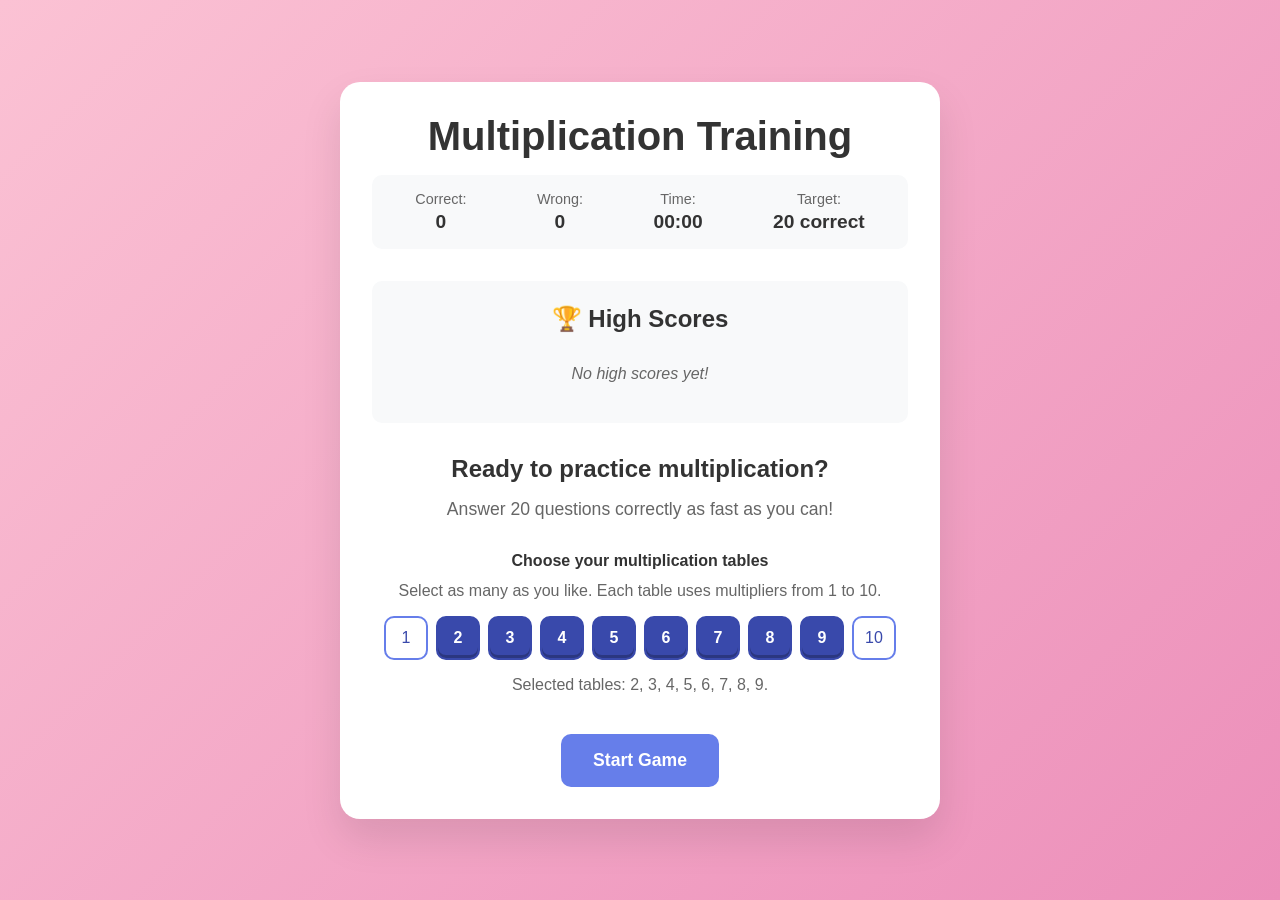
<file: index.html>
<!DOCTYPE html>
<html lang="en">
<head>
    <meta charset="UTF-8">
    <meta name="viewport" content="width=device-width, initial-scale=1.0">
    <title>Multiplication Training Game</title>
    <link rel="stylesheet" href="style.css">
</head>
<body>
    <div class="container">
        <header>
            <h1>Multiplication Training</h1>
            <div class="stats">
                <div class="stat">
                    <span class="label">Correct:</span>
                    <span id="correct-count">0</span>
                </div>
                <div class="stat">
                    <span class="label">Wrong:</span>
                    <span id="wrong-count">0</span>
                </div>
                <div class="stat">
                    <span class="label">Time:</span>
                    <span id="timer">00:00</span>
                </div>
                <div class="stat">
                    <span class="label">Target:</span>
                    <span>20 correct</span>
                </div>
            </div>
        </header>

        <main id="game-area">
            <div id="start-screen">
                <div class="highscores-section">
                    <h3>🏆 High Scores</h3>
                    <ol id="highscores-list" class="highscores-list">
                        <li class="no-scores">No high scores yet!</li>
                    </ol>
                </div>
                
                <h2>Ready to practice multiplication?</h2>
                <p>Answer 20 questions correctly as fast as you can!</p>
                <fieldset class="table-selection" aria-describedby="table-selection-help">
                    <legend>Choose your multiplication tables</legend>
                    <p id="table-selection-help">Select as many as you like. Each table uses multipliers from 1 to 10.</p>
                    <div id="table-options" class="table-options"></div>
                    <p id="table-selection-status" role="status" aria-live="polite"></p>
                </fieldset>
                <button id="start-btn" class="btn primary">Start Game</button>
            </div>

            <div id="game-screen" class="hidden">
                <div class="question-container">
                    <div class="question" id="question">
                        <span id="num1">7</span>
                        <span class="operator">×</span>
                        <span id="num2">8</span>
                        <span class="equals">=</span>
                        <input type="number" id="answer-input" placeholder="?" autofocus>
                    </div>
                </div>
                
                <div class="controls">
                    <div class="action-buttons">
                        <button id="submit-btn" class="btn primary">Submit</button>
                        <button id="skip-btn" class="btn secondary">Skip</button>
                    </div>
                    <div id="feedback" class="feedback" role="status" aria-atomic="true"></div>
                </div>
            </div>

            <div id="end-screen" class="hidden">
                <h2>Congratulations! 🎉</h2>
                <div class="final-stats">
                    <p>You completed 20 correct answers!</p>
                    <p>Time: <span id="final-time"></span></p>
                    <p>Total questions answered: <span id="total-answered"></span></p>
                    <p>Accuracy: <span id="accuracy"></span>%</p>
                </div>
                
                <div id="new-record" class="new-record hidden">
                    <h3>🎉 NEW HIGH SCORE! 🎉</h3>
                    <p>Enter your name for the leaderboard:</p>
                    <div class="name-input-section">
                        <input type="text" id="player-name" placeholder="Your name" maxlength="20">
                        <button id="save-score-btn" class="btn primary">Save Score</button>
                    </div>
                </div>
                
                <button id="restart-btn" class="btn primary">Play Again</button>
            </div>
        </main>
    </div>

    <script src="script.js"></script>
</body>
</html>
</file>
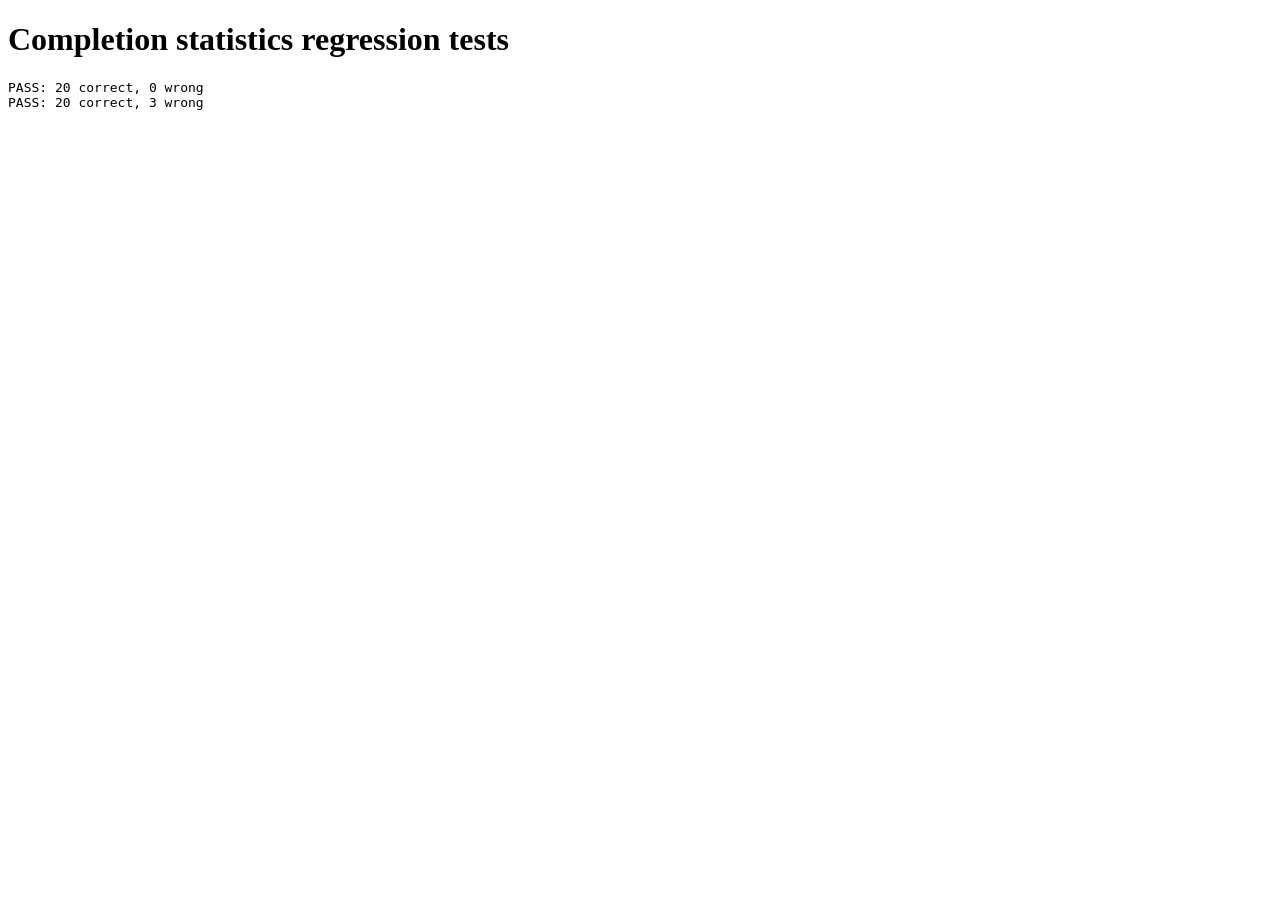
<file: tests/completion.html>
<!DOCTYPE html>
<html lang="en">
<head>
    <meta charset="UTF-8">
    <meta name="viewport" content="width=device-width, initial-scale=1.0">
    <title>Completion statistics regression tests</title>
</head>
<body>
    <h1>Completion statistics regression tests</h1>
    <pre id="results" role="status">Running...</pre>
    <script>
        const results = document.getElementById('results');

        function assert(condition, message) {
            if (!condition) throw new Error(message);
        }

        async function testCompletion(wrongAnswers) {
            const frame = document.createElement('iframe');
            frame.title = 'Game under test';
            frame.hidden = true;
            const loaded = new Promise((resolve, reject) => {
                frame.onload = resolve;
                frame.onerror = () => reject(new Error('Could not load the game'));
            });
            frame.src = '../index.html';
            document.body.appendChild(frame);

            try {
                await loaded;
                const gameWindow = frame.contentWindow;
                const game = frame.contentDocument;
                const pending = [];
                gameWindow.setTimeout = callback => pending.push(callback);
                gameWindow.setInterval = () => 1;
                gameWindow.clearInterval = () => {};
                const get = id => game.getElementById(id);
                const advance = () => {
                    assert(pending.length === 1, 'Expected exactly one pending game transition');
                    pending.shift()();
                };
                const submit = answer => {
                    get('answer-input').value = answer;
                    get('submit-btn').click();
                };

                get('start-btn').click();
                for (let wrong = 0; wrong < wrongAnswers; wrong++) {
                    submit(-1);
                    advance();
                }

                for (let correct = 1; correct <= 20; correct++) {
                    submit(Number(get('num1').textContent) * Number(get('num2').textContent));
                    assert(get('correct-count').textContent === String(correct),
                        `After answer ${correct}, header shows ${get('correct-count').textContent} correct`);
                    assert(get('wrong-count').textContent === String(wrongAnswers),
                        'Header lost wrong answers');
                    assert(get('end-screen').classList.contains('hidden'),
                        'Completion should wait for the final feedback');
                    advance();
                }

                assert(!get('end-screen').classList.contains('hidden'), 'Completion screen did not appear');
                assert(get('correct-count').textContent === '20', 'Completed header should show 20 correct');
                assert(get('wrong-count').textContent === String(wrongAnswers), 'Completed header has wrong count');
                assert(get('total-answered').textContent === String(20 + wrongAnswers),
                    'Completion total does not include every answer');
                assert(get('accuracy').textContent === String(Math.round(20 / (20 + wrongAnswers) * 100)),
                    'Completion accuracy does not match the answer counts');
            } finally {
                frame.remove();
            }
        }

        (async () => {
            const outcomes = [];
            for (const wrongAnswers of [0, 3]) {
                const name = `20 correct, ${wrongAnswers} wrong`;
                try {
                    await testCompletion(wrongAnswers);
                    outcomes.push(`PASS: ${name}`);
                } catch (error) {
                    outcomes.push(`FAIL: ${name}: ${error.message}`);
                }
            }
            results.textContent = outcomes.join('\n');
            document.title = outcomes.every(outcome => outcome.startsWith('PASS'))
                ? 'PASS - Completion statistics'
                : 'FAIL - Completion statistics';
        })();
    </script>
</body>
</html>
</file>
<file: style.css>
* {
    margin: 0;
    padding: 0;
    box-sizing: border-box;
}

body {
    font-family: 'Arial', sans-serif;
    background: linear-gradient(135deg, #fbc2d4 0%, #ec8fba 100%);
    min-height: 100vh;
    display: flex;
    align-items: center;
    justify-content: center;
}

.container {
    background: white;
    border-radius: 20px;
    box-shadow: 0 20px 40px rgba(0, 0, 0, 0.1);
    padding: 2rem;
    max-width: 600px;
    width: 100%;
    margin: 1rem;
}

header {
    text-align: center;
    margin-bottom: 2rem;
}

h1 {
    color: #333;
    margin-bottom: 1rem;
    font-size: 2.5rem;
}

.stats {
    display: flex;
    justify-content: space-around;
    flex-wrap: wrap;
    gap: 1rem;
    background: #f8f9fa;
    padding: 1rem;
    border-radius: 10px;
}

.stat {
    text-align: center;
}

.stat .label {
    display: block;
    font-size: 0.9rem;
    color: #666;
    margin-bottom: 0.25rem;
}

.stat span:last-child {
    font-size: 1.2rem;
    font-weight: bold;
    color: #333;
}

#game-area {
    text-align: center;
}

.highscores-section {
    background: #f8f9fa;
    padding: 1.5rem;
    border-radius: 10px;
    margin-bottom: 2rem;
}

.highscores-section h3 {
    color: #333;
    margin-bottom: 1rem;
    font-size: 1.5rem;
}

.highscores-list {
    list-style: none;
    padding: 0;
}

.highscore-item {
    display: flex;
    justify-content: space-between;
    align-items: center;
    padding: 0.75rem;
    margin: 0.5rem 0;
    background: white;
    border-radius: 8px;
    border-left: 4px solid #667eea;
}

.highscore-item .rank {
    font-weight: bold;
    color: #667eea;
    width: 30px;
}

.highscore-item .name {
    flex-grow: 1;
    text-align: left;
    margin-left: 1rem;
    font-weight: bold;
}

.highscore-item .time {
    font-family: monospace;
    font-size: 1.1rem;
    color: #333;
    margin-right: 1rem;
}

.highscore-item .accuracy {
    color: #28a745;
    font-weight: bold;
    width: 50px;
    text-align: right;
}

.no-scores {
    color: #666;
    font-style: italic;
    padding: 1rem;
}

#start-screen h2 {
    color: #333;
    margin-bottom: 1rem;
}

#start-screen p {
    color: #666;
    margin-bottom: 2rem;
    font-size: 1.1rem;
}

.table-selection {
    border: 0;
    margin-bottom: 1.5rem;
    min-width: 0;
}

.table-selection legend {
    width: 100%;
    color: #333;
    font-weight: bold;
    margin-bottom: 0.75rem;
}

#start-screen .table-selection p {
    font-size: 1rem;
    margin-bottom: 1rem;
}

.table-options {
    display: flex;
    flex-wrap: wrap;
    justify-content: center;
    gap: 0.5rem;
    margin-bottom: 1rem;
}

.table-chip {
    min-width: 44px;
    min-height: 44px;
    border: 2px solid #667eea;
    border-radius: 10px;
    background: white;
    color: #3949ab;
    font: inherit;
    cursor: pointer;
}

.table-chip[aria-pressed="true"] {
    background: #3949ab;
    border-color: #3949ab;
    color: white;
    font-weight: bold;
    box-shadow: inset 0 -3px 0 rgba(0, 0, 0, 0.25);
}

.table-chip:focus-visible,
.btn:focus-visible {
    outline: 3px solid #333;
    outline-offset: 3px;
}

.btn.primary:disabled {
    background: #e9ecef;
    color: #666;
    cursor: not-allowed;
    transform: none;
}

.question-container {
    margin: 2rem 0;
}

.question {
    display: flex;
    align-items: center;
    justify-content: center;
    gap: 1rem;
    font-size: 3rem;
    font-weight: bold;
    color: #333;
    margin-bottom: 2rem;
}

#answer-input {
    font-size: 3rem;
    width: 120px;
    text-align: center;
    border: 3px solid #ddd;
    border-radius: 10px;
    padding: 0.5rem;
    outline: none;
    transition: border-color 0.3s;
}

#answer-input:focus {
    border-color: #667eea;
}

.controls {
    display: grid;
    grid-template-columns: auto minmax(0, 1fr);
    align-items: center;
    gap: 1rem;
    margin-top: 2rem;
}

.action-buttons {
    display: flex;
    gap: 0.5rem;
    justify-content: center;
}

.controls .btn {
    padding: 0.75rem 1rem;
}

.btn {
    padding: 1rem 2rem;
    font-size: 1.1rem;
    border: none;
    border-radius: 10px;
    cursor: pointer;
    transition: all 0.3s;
    font-weight: bold;
}

.btn.primary {
    background: #667eea;
    color: white;
}

.btn.primary:hover {
    background: #5a6fd8;
    transform: translateY(-2px);
}

.btn.secondary {
    background: #e9ecef;
    color: #333;
}

.btn.secondary:hover {
    background: #dee2e6;
    transform: translateY(-2px);
}

.feedback {
    display: flex;
    align-items: safe center;
    justify-content: center;
    min-width: 0;
    /* Reserve space for wrapped messages without resizing the centered panel. */
    height: 4.5rem;
    overflow-y: auto;
    overflow-wrap: anywhere;
    padding: 0.5rem 0.75rem;
    border: 2px solid transparent;
    border-radius: 10px;
    font-size: 1rem;
    line-height: 1.4;
    font-weight: bold;
}

.feedback.correct {
    background: #d4edda;
    color: #155724;
    border: 2px solid #c3e6cb;
}

.feedback.incorrect {
    background: #f8d7da;
    color: #721c24;
    border: 2px solid #f5c6cb;
}

.final-stats {
    background: #f8f9fa;
    padding: 2rem;
    border-radius: 10px;
    margin: 2rem 0;
}

.final-stats p {
    margin: 0.5rem 0;
    font-size: 1.2rem;
    color: #333;
}

.new-record {
    background: linear-gradient(135deg, #ffd700, #ffed4e);
    padding: 2rem;
    border-radius: 10px;
    margin: 2rem 0;
    border: 3px solid #f1c40f;
}

.new-record h3 {
    color: #333;
    margin-bottom: 1rem;
    font-size: 1.5rem;
    animation: pulse 2s infinite;
}

.new-record p {
    color: #333;
    margin-bottom: 1rem;
    font-size: 1.1rem;
}

.name-input-section {
    display: flex;
    gap: 1rem;
    justify-content: center;
    align-items: center;
    flex-wrap: wrap;
}

#player-name {
    padding: 0.75rem;
    font-size: 1.1rem;
    border: 2px solid #ddd;
    border-radius: 8px;
    text-align: center;
    min-width: 200px;
}

#player-name:focus {
    border-color: #667eea;
    outline: none;
}

@keyframes pulse {
    0% { transform: scale(1); }
    50% { transform: scale(1.05); }
    100% { transform: scale(1); }
}

.hidden {
    display: none !important;
}

@media (max-width: 600px) {
    .container {
        margin: 0.5rem;
        padding: 1rem;
    }
    
    h1 {
        font-size: 2rem;
    }
    
    .question {
        font-size: 2rem;
        flex-wrap: wrap;
    }
    
    #answer-input {
        font-size: 2rem;
        width: 100px;
    }
    
    .controls {
        grid-template-columns: minmax(0, 1fr);
        gap: 0.5rem;
    }
    
    .highscore-item {
        flex-direction: column;
        gap: 0.5rem;
        text-align: center;
    }
    
    .name-input-section {
        flex-direction: column;
    }
    
    #player-name {
        min-width: auto;
        width: 100%;
    }
}
</file>
